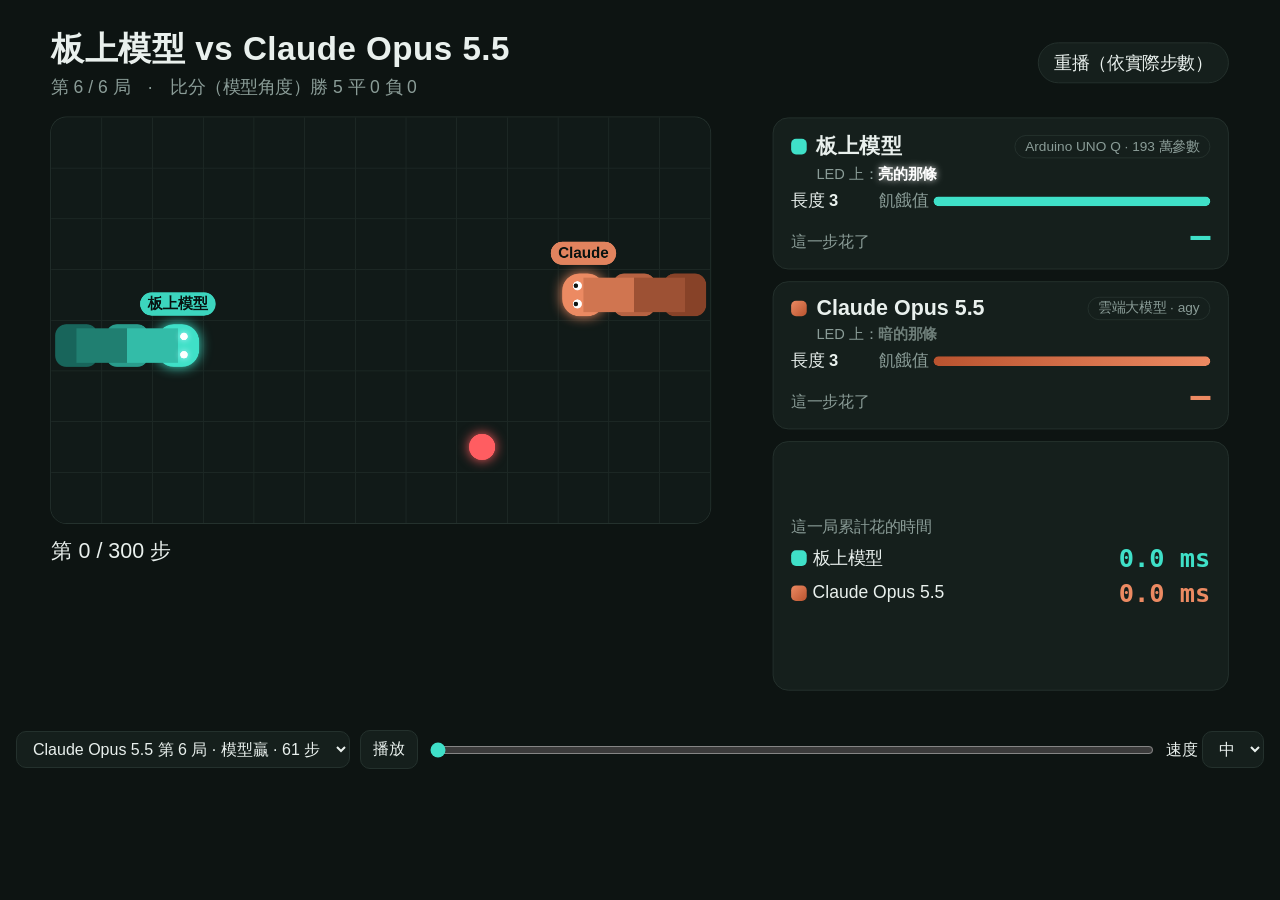
<file: pc/replay_web/index.html>
<!doctype html>
<html lang="zh-Hant">
<head>
<meta charset="utf-8">
<meta name="viewport" content="width=device-width, initial-scale=1, viewport-fit=cover">
<title>貪食蛇 AI 對戰重播</title>
<meta name="claude:viewport-fit-sides" content="cover">
<link rel="stylesheet" href="style.css">
</head>
<body>
<div id="wrap"><div id="stage">
  <header>
    <div class="titles">
      <h1 id="title">板上模型 vs 對手</h1>
      <div id="subtitle" class="muted">第 1 局</div>
    </div>
    <div id="badge" class="badge">重播</div>
  </header>

  <section class="boardWrap">
    <canvas id="board" width="1352" height="832"></canvas>
    <div id="banner" class="banner hidden"></div>
    <div class="boardFoot">
      <span id="stepText">第 0 / 300 步</span>
      <span id="clockText" class="muted"></span>
    </div>
  </section>

  <aside class="side">
    <div class="card" id="cardModel">
      <div class="who"><i class="chip model"></i><b id="nameModel">板上模型</b><span class="tag">Arduino UNO Q · 193 萬參數</span></div>
      <div class="led muted">LED 上：<b class="ledBright">亮的那條</b></div>
      <div class="row"><span>長度 <b id="lenModel">3</b></span><span class="muted">飢餓值</span><div class="bar"><div id="hpModel" class="fill model"></div></div></div>
      <div class="think"><span class="muted">這一步花了</span><span id="msModel" class="num model">–</span></div>
    </div>
    <div class="card" id="cardOpp">
      <div class="who"><i class="chip opp"></i><b id="nameOpp">對手</b><span id="tagOpp" class="tag">雲端</span></div>
      <div class="led muted">LED 上：<b class="ledDim">暗的那條</b></div>
      <div class="row"><span>長度 <b id="lenOpp">3</b></span><span class="muted">飢餓值</span><div class="bar"><div id="hpOpp" class="fill opp"></div></div></div>
      <div class="think"><span class="muted">這一步花了</span><span id="msOpp" class="num opp">–</span></div>
    </div>
    <div id="pip" class="pip hidden"><span>LED 實拍</span></div>
    <div id="sum" class="card sum">
      <div class="muted">這一局累計花的時間</div>
      <div class="sumRow"><i class="chip model"></i><span>板上模型</span><b id="sumModel" class="num model">0 ms</b></div>
      <div class="sumRow"><i class="chip opp"></i><span id="sumOppName">對手</span><b id="sumOpp" class="num opp">0 ms</b></div>
      <div id="ratio" class="ratio muted"></div>
    </div>
  </aside>

  <div id="caption" class="caption hidden"></div>
  <div class="filmBand">
    <div class="card">
      <div class="muted" style="font-size:14px">LED 矩陣上</div>
      <div class="legendRow"><i class="ledDot bright"></i><span>亮的那條 = <b class="model">板上模型</b></span></div>
      <div class="legendRow"><i class="ledDot dim"></i><span>暗的那條 = <b class="opp" id="bandOpp">對手</b></span></div>
    </div>
    <div class="hole">板子擺這裡</div>
    <div class="card" id="bandSum">
      <div class="muted" style="font-size:14px">這一局累計花的時間</div>
      <div class="sumRow"><i class="chip model"></i><span>板上模型</span><b id="bandSumModel" class="num model" style="font-size:24px">0 ms</b></div>
      <div class="sumRow"><i class="chip opp"></i><span id="bandSumOppName">對手</span><b id="bandSumOpp" class="num opp" style="font-size:24px">0 ms</b></div>
    </div>
  </div>
</div></div>

<div id="filmCtl">
  <h3>LED 實機重播</h3>
  <div class="row2"><select id="filmGame"></select></div>
  <div class="row2"><label>每步 <input id="filmStep" type="number" min="0.25" max="2" step="0.05" value="0.5"> 秒</label></div>
  <button class="go" id="filmGo">重播這局（倒數 3 秒）</button>
  <button class="go" id="filmLive" style="background:var(--panel);color:var(--ink);border:1px solid var(--line)">改打一局即時的：板上模型 vs 規則 AI</button>
  <small id="filmMsg">選一局，按開始：板子照紀錄重播這局，螢幕同步顯示。播完會自動回到這裡。按 F11 全螢幕。</small>
</div>
<div id="count"></div>

<div id="controls">
  <select id="gameSel"></select>
  <button id="playBtn">播放</button>
  <input id="scrub" type="range" min="0" max="0" value="0">
  <label>速度 <select id="speedSel"><option value="0.12">快</option><option value="0.3" selected>中</option><option value="0.7">慢</option></select></label>
</div>

<script src="scene.js"></script>
<script src="replay.js"></script>
</body>
</html>
</file>
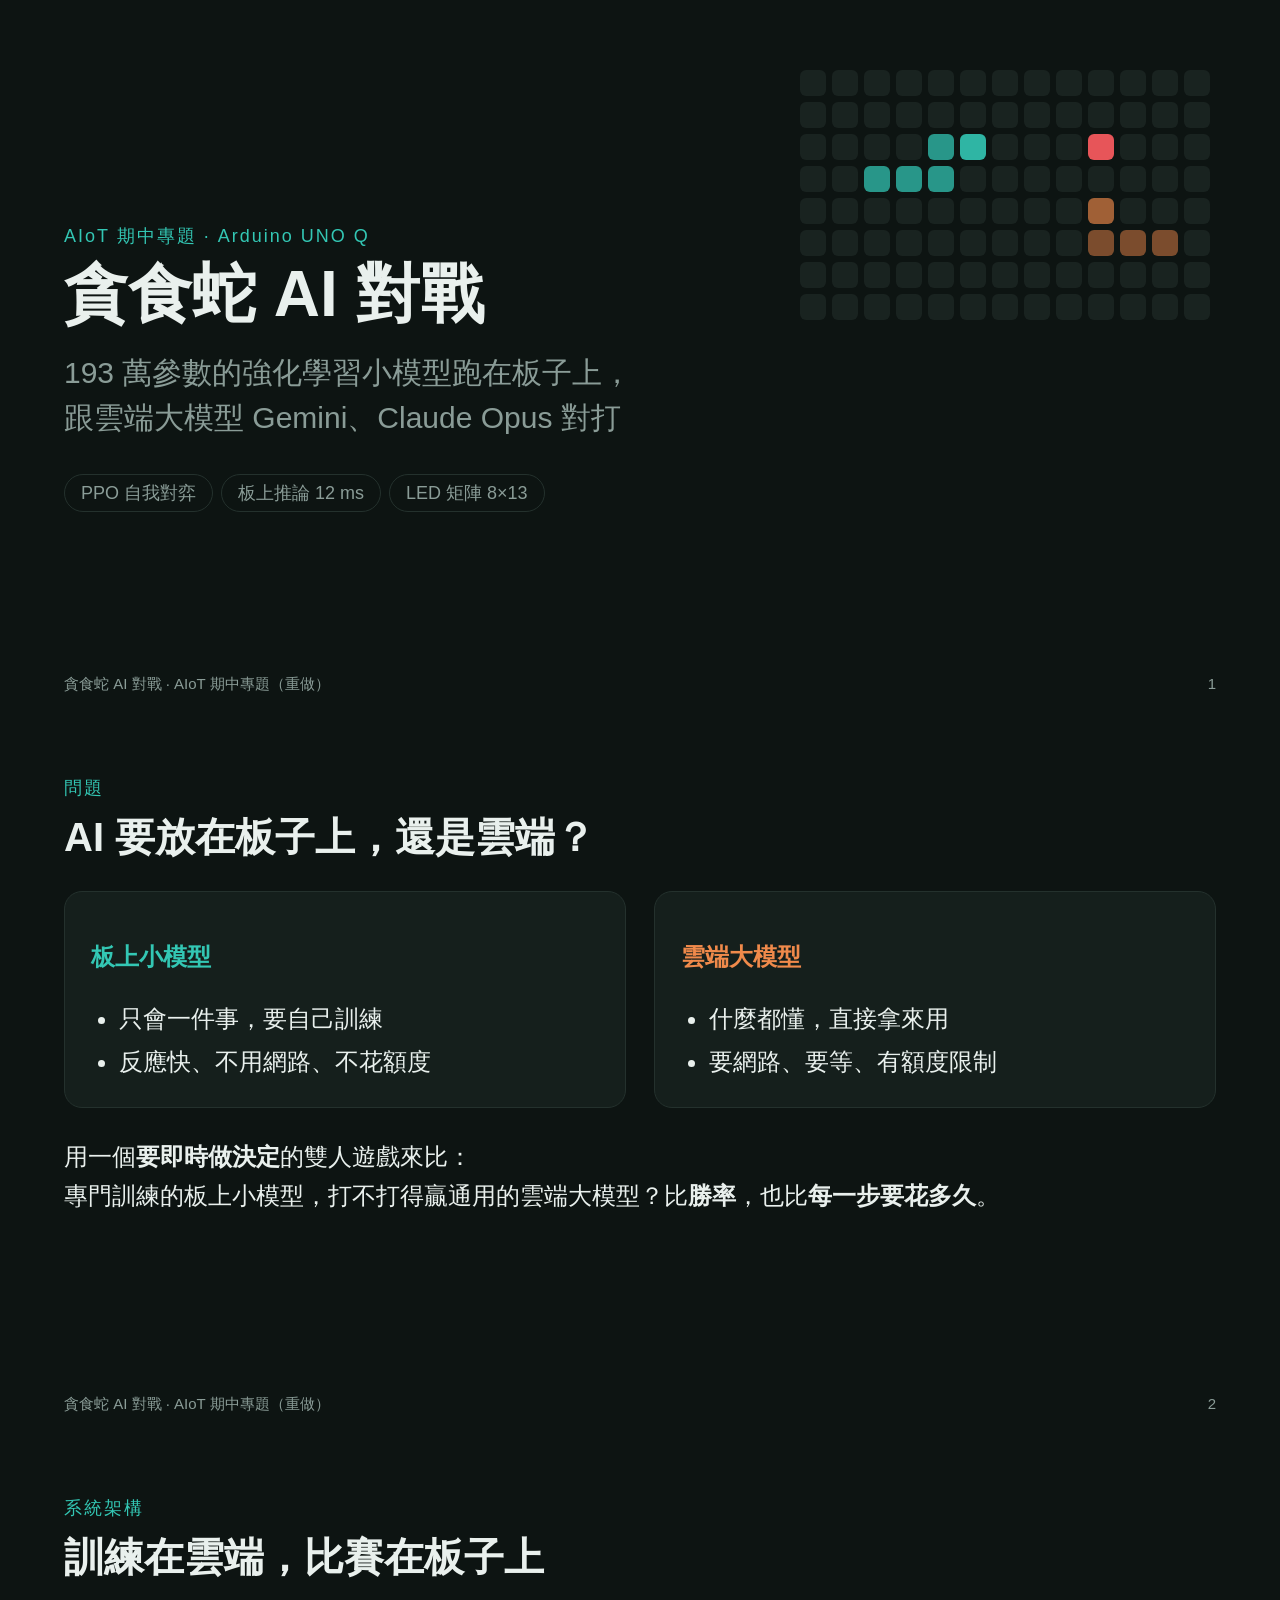
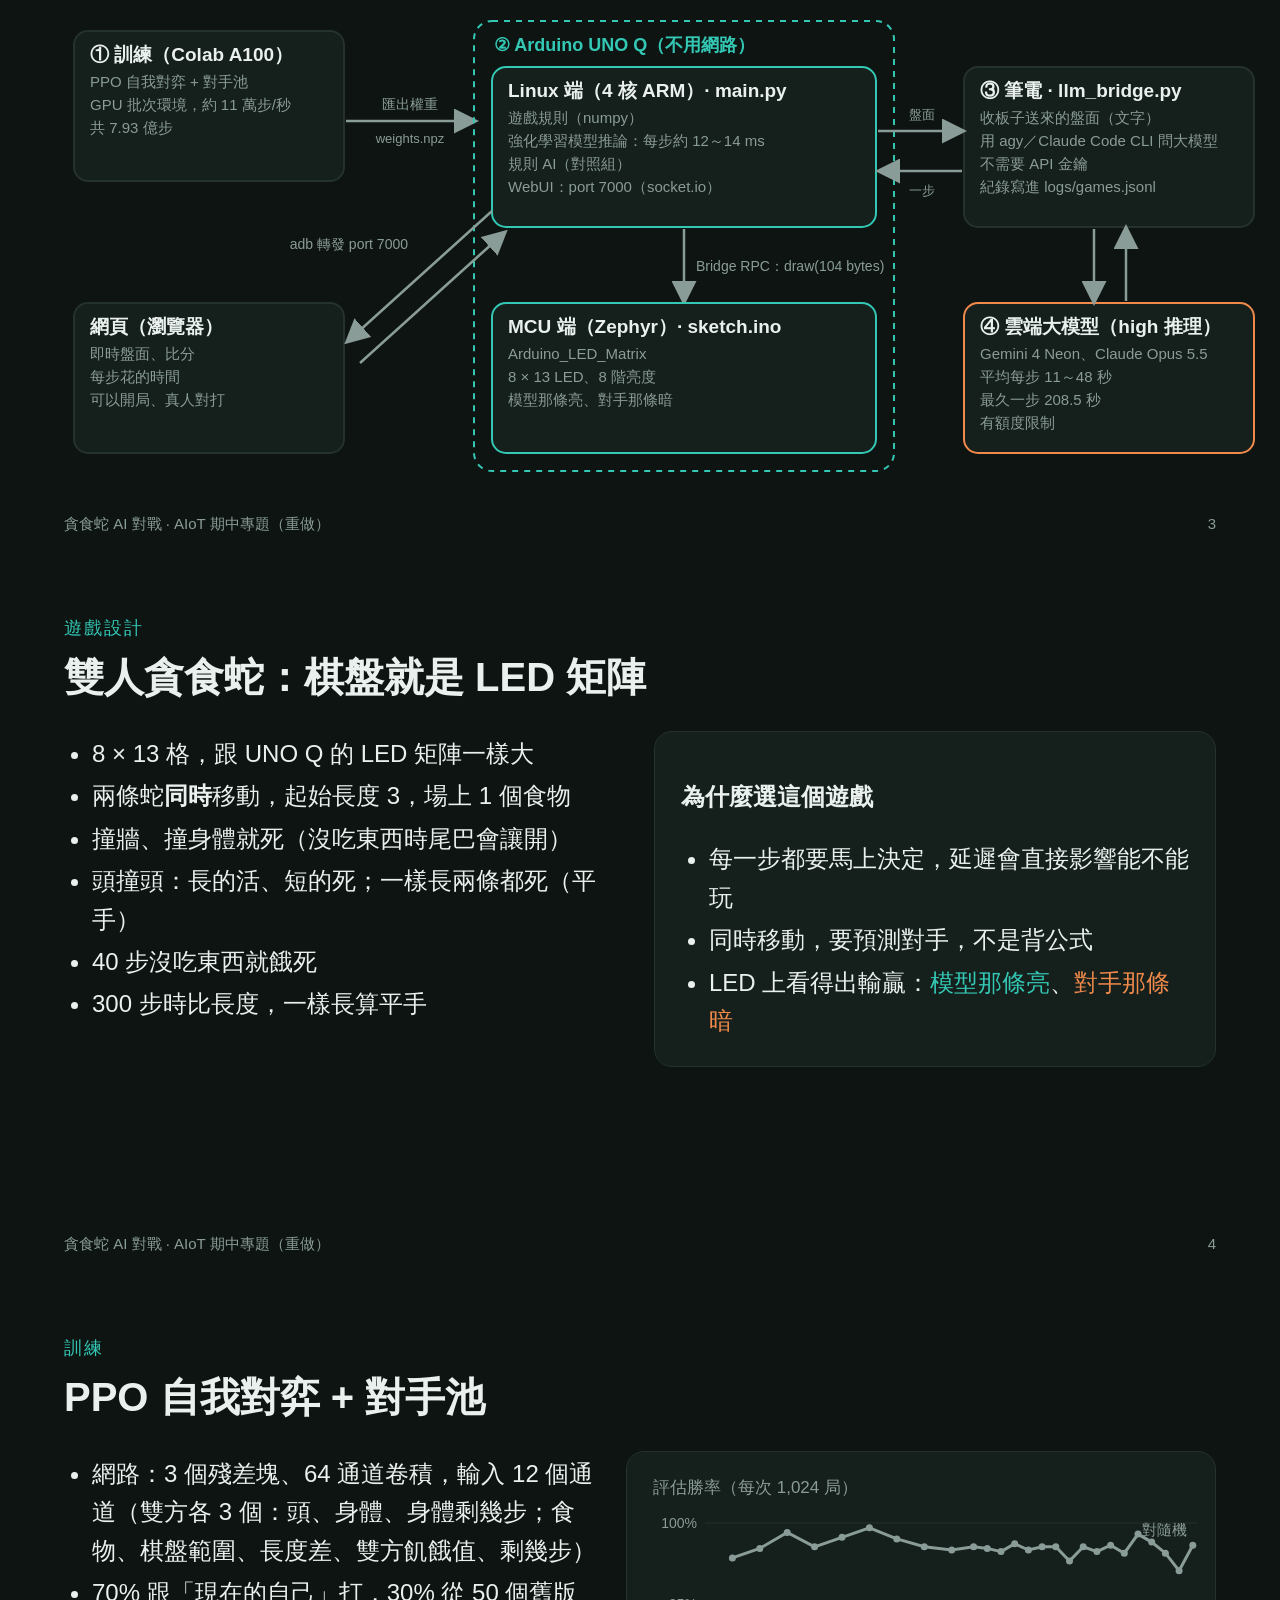
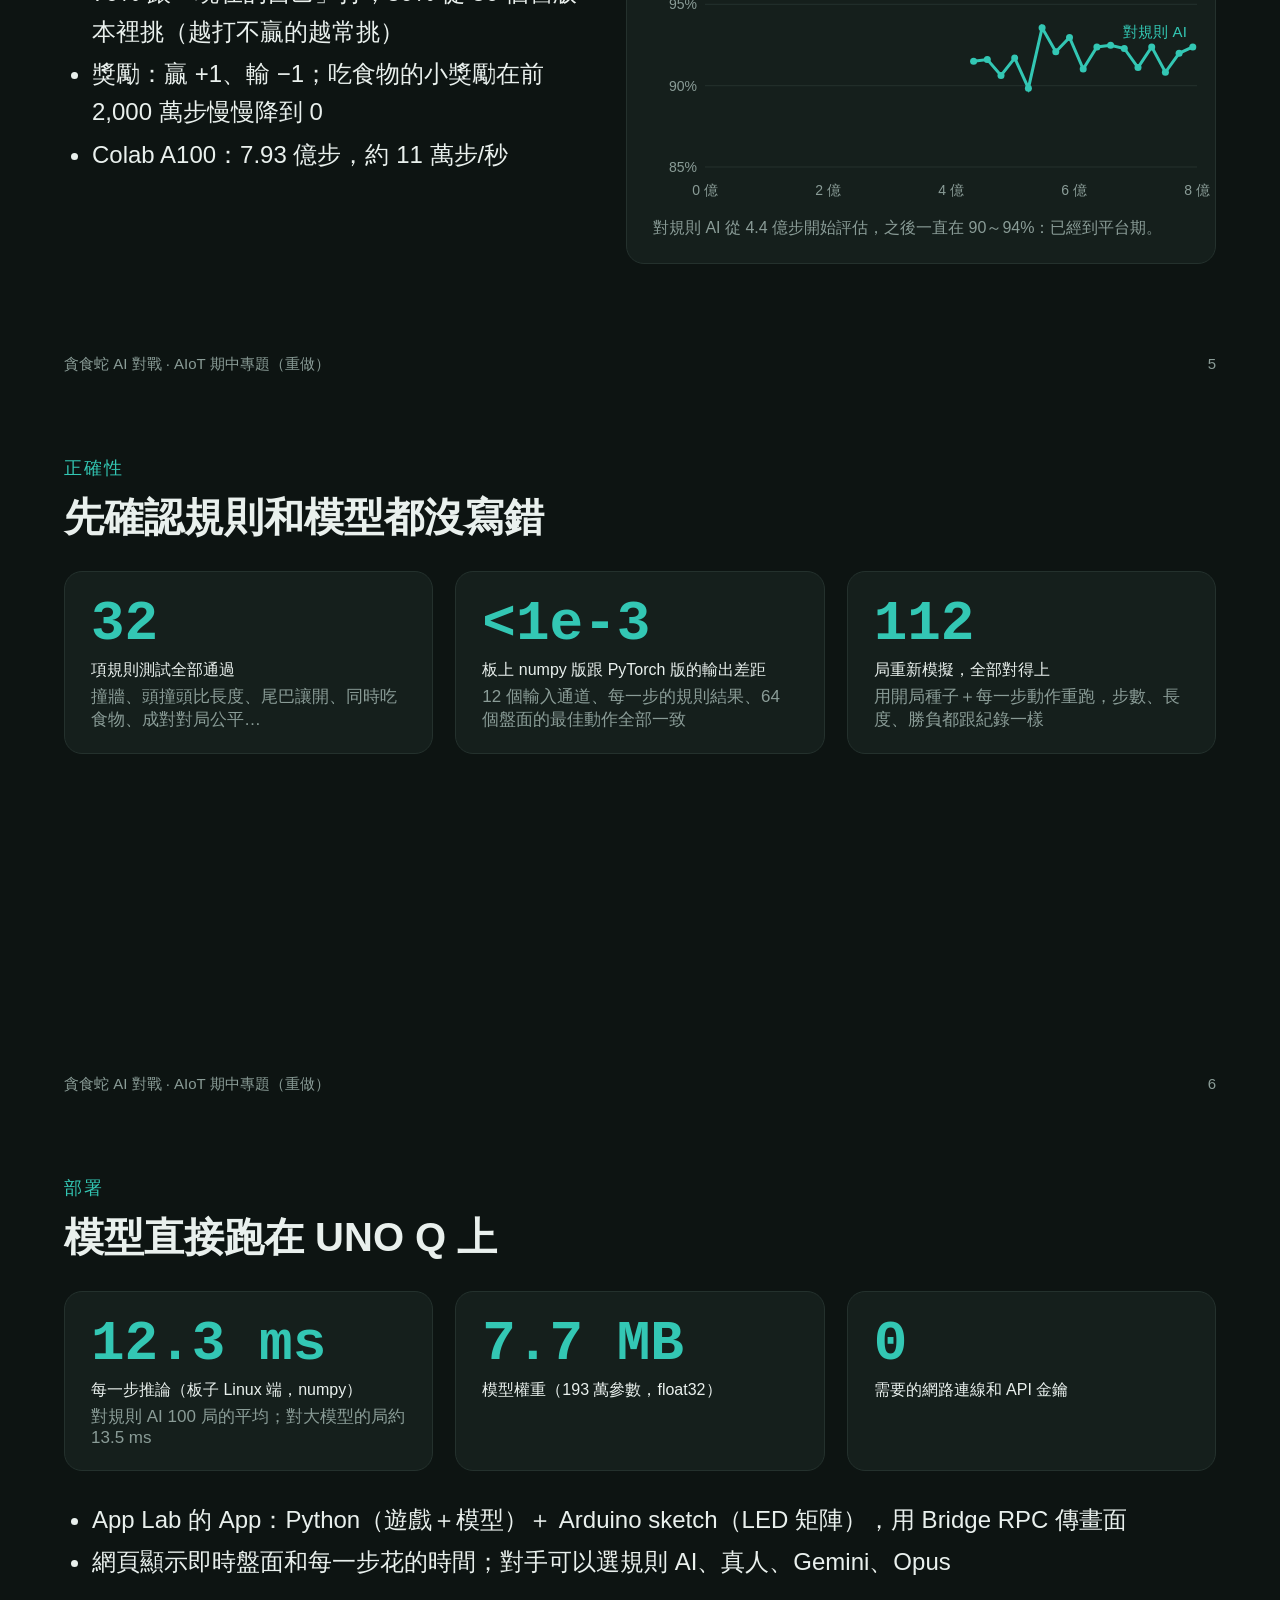
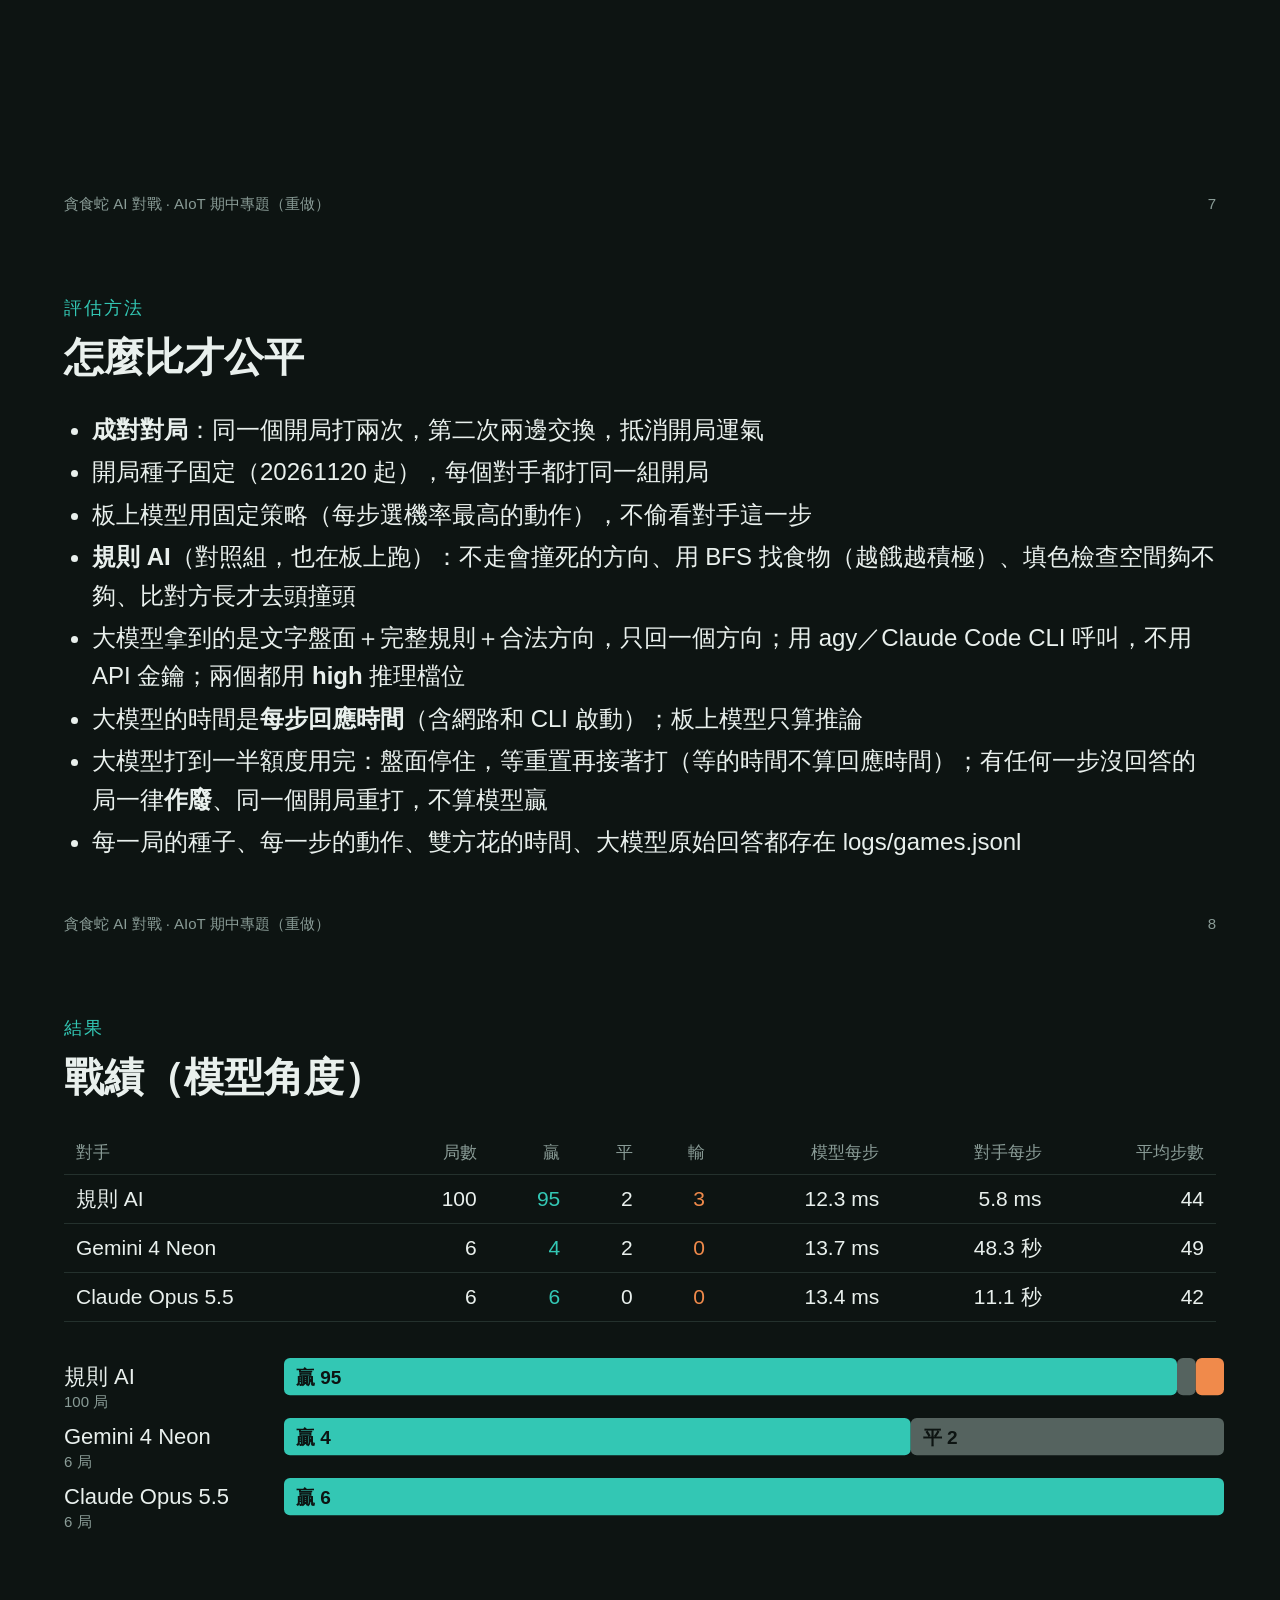
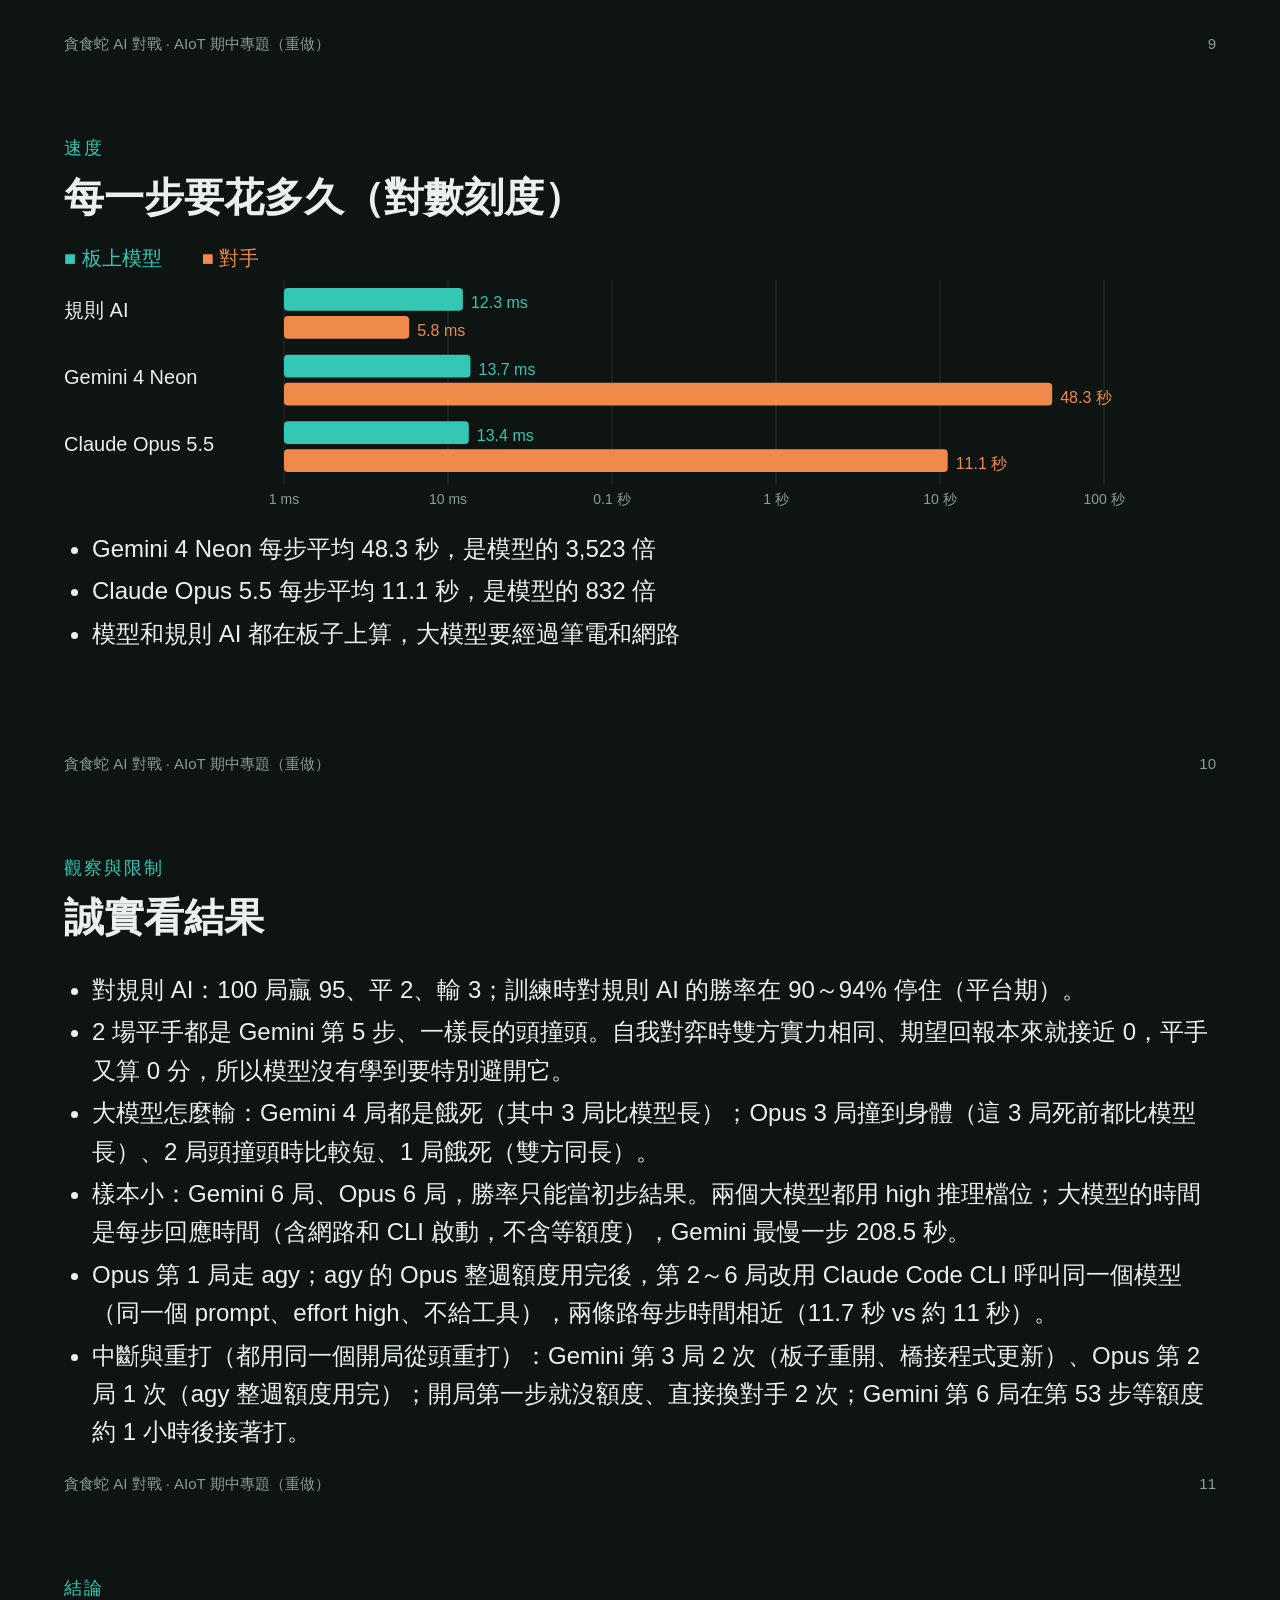
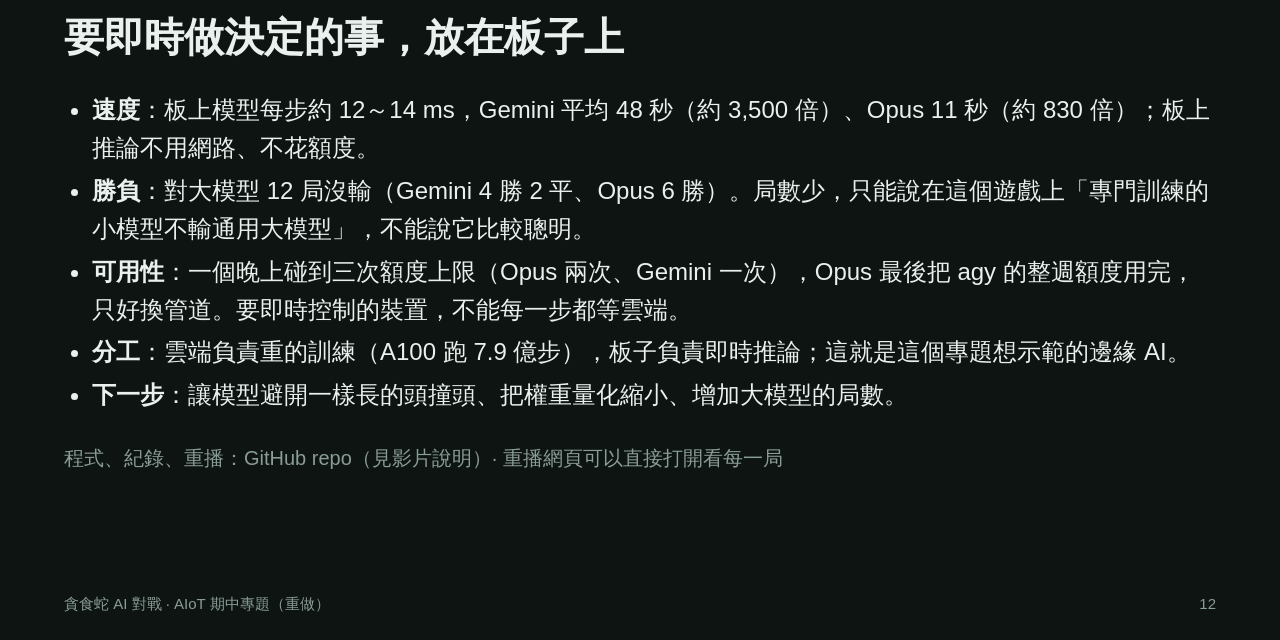
<file: slides/deck.html>
<!doctype html><html lang="zh-Hant"><head><meta charset="utf-8"><title>貪食蛇 AI 對戰</title><style>
@page { size: 1280px 720px; margin: 0; }
:root { --bg:#0d1412; --panel:#151f1c; --line:#24312d; --ink:#e9f0ed; --muted:#8a9c97; --model:#33c7b4; --opp:#f08a4b; }
* { box-sizing: border-box; }
html, body { margin: 0; background: var(--bg); color: var(--ink);
  font-family: "Microsoft JhengHei", "Noto Sans TC", sans-serif; -webkit-print-color-adjust: exact; print-color-adjust: exact; }
.slide { width: 1280px; height: 720px; padding: 56px 64px 40px; position: relative; overflow: hidden; page-break-after: always; break-after: page; background: var(--bg); }
.kicker { color: var(--model); font-size: 18px; letter-spacing: 2px; margin-bottom: 10px; }
h1 { font-size: 64px; margin: 0 0 18px; line-height: 1.15; }
h2 { font-size: 40px; margin: 0 0 26px; }
p, li { font-size: 24px; line-height: 1.6; }
.muted { color: var(--muted); }
.model { color: var(--model); } .opp { color: var(--opp); }
.foot { position: absolute; left: 64px; right: 64px; bottom: 26px; display: flex; justify-content: space-between; color: var(--muted); font-size: 15px; }
.grid2 { display: grid; grid-template-columns: 1fr 1fr; gap: 28px; }
.card { background: var(--panel); border: 1px solid var(--line); border-radius: 18px; padding: 22px 26px; }
.big { font-family: "Cascadia Mono", Consolas, monospace; font-size: 56px; font-weight: 700; line-height: 1.1; }
.stat { display: flex; flex-direction: column; gap: 4px; }
.stats { display: grid; grid-template-columns: repeat(3, 1fr); gap: 22px; margin-top: 24px; }
ul { margin: 0; padding-left: 28px; } li { margin: 4px 0; }
table { border-collapse: collapse; width: 100%; font-size: 21px; }
th, td { padding: 10px 12px; border-bottom: 1px solid var(--line); text-align: right; }
th:first-child, td:first-child { text-align: left; }
th { color: var(--muted); font-weight: 400; font-size: 17px; }
.cover { display: flex; flex-direction: column; justify-content: center; }
.cover .snake { position: absolute; right: 64px; top: 70px; opacity: 0.9; }
.tagline { font-size: 30px; color: var(--muted); max-width: 900px; line-height: 1.5; }
.pill { display: inline-block; border: 1px solid var(--line); border-radius: 999px; padding: 6px 16px; font-size: 18px; color: var(--muted); margin-right: 8px; }
</style></head>
<body><section class="slide cover"><div class="snake"><svg width="416" height="256"><rect x="0" y="0" width="26" height="26" rx="6" fill="#1b2522" opacity="1"/><rect x="32" y="0" width="26" height="26" rx="6" fill="#1b2522" opacity="1"/><rect x="64" y="0" width="26" height="26" rx="6" fill="#1b2522" opacity="1"/><rect x="96" y="0" width="26" height="26" rx="6" fill="#1b2522" opacity="1"/><rect x="128" y="0" width="26" height="26" rx="6" fill="#1b2522" opacity="1"/><rect x="160" y="0" width="26" height="26" rx="6" fill="#1b2522" opacity="1"/><rect x="192" y="0" width="26" height="26" rx="6" fill="#1b2522" opacity="1"/><rect x="224" y="0" width="26" height="26" rx="6" fill="#1b2522" opacity="1"/><rect x="256" y="0" width="26" height="26" rx="6" fill="#1b2522" opacity="1"/><rect x="288" y="0" width="26" height="26" rx="6" fill="#1b2522" opacity="1"/><rect x="320" y="0" width="26" height="26" rx="6" fill="#1b2522" opacity="1"/><rect x="352" y="0" width="26" height="26" rx="6" fill="#1b2522" opacity="1"/><rect x="384" y="0" width="26" height="26" rx="6" fill="#1b2522" opacity="1"/><rect x="0" y="32" width="26" height="26" rx="6" fill="#1b2522" opacity="1"/><rect x="32" y="32" width="26" height="26" rx="6" fill="#1b2522" opacity="1"/><rect x="64" y="32" width="26" height="26" rx="6" fill="#1b2522" opacity="1"/><rect x="96" y="32" width="26" height="26" rx="6" fill="#1b2522" opacity="1"/><rect x="128" y="32" width="26" height="26" rx="6" fill="#1b2522" opacity="1"/><rect x="160" y="32" width="26" height="26" rx="6" fill="#1b2522" opacity="1"/><rect x="192" y="32" width="26" height="26" rx="6" fill="#1b2522" opacity="1"/><rect x="224" y="32" width="26" height="26" rx="6" fill="#1b2522" opacity="1"/><rect x="256" y="32" width="26" height="26" rx="6" fill="#1b2522" opacity="1"/><rect x="288" y="32" width="26" height="26" rx="6" fill="#1b2522" opacity="1"/><rect x="320" y="32" width="26" height="26" rx="6" fill="#1b2522" opacity="1"/><rect x="352" y="32" width="26" height="26" rx="6" fill="#1b2522" opacity="1"/><rect x="384" y="32" width="26" height="26" rx="6" fill="#1b2522" opacity="1"/><rect x="0" y="64" width="26" height="26" rx="6" fill="#1b2522" opacity="1"/><rect x="32" y="64" width="26" height="26" rx="6" fill="#1b2522" opacity="1"/><rect x="64" y="64" width="26" height="26" rx="6" fill="#1b2522" opacity="1"/><rect x="96" y="64" width="26" height="26" rx="6" fill="#1b2522" opacity="1"/><rect x="128" y="64" width="26" height="26" rx="6" fill="#33c7b4" opacity="0.8142857142857143"/><rect x="160" y="64" width="26" height="26" rx="6" fill="#33c7b4" opacity="1.0"/><rect x="192" y="64" width="26" height="26" rx="6" fill="#1b2522" opacity="1"/><rect x="224" y="64" width="26" height="26" rx="6" fill="#1b2522" opacity="1"/><rect x="256" y="64" width="26" height="26" rx="6" fill="#1b2522" opacity="1"/><rect x="288" y="64" width="26" height="26" rx="6" fill="#ff5d61" opacity="1.0"/><rect x="320" y="64" width="26" height="26" rx="6" fill="#1b2522" opacity="1"/><rect x="352" y="64" width="26" height="26" rx="6" fill="#1b2522" opacity="1"/><rect x="384" y="64" width="26" height="26" rx="6" fill="#1b2522" opacity="1"/><rect x="0" y="96" width="26" height="26" rx="6" fill="#1b2522" opacity="1"/><rect x="32" y="96" width="26" height="26" rx="6" fill="#1b2522" opacity="1"/><rect x="64" y="96" width="26" height="26" rx="6" fill="#33c7b4" opacity="0.8142857142857143"/><rect x="96" y="96" width="26" height="26" rx="6" fill="#33c7b4" opacity="0.8142857142857143"/><rect x="128" y="96" width="26" height="26" rx="6" fill="#33c7b4" opacity="0.8142857142857143"/><rect x="160" y="96" width="26" height="26" rx="6" fill="#1b2522" opacity="1"/><rect x="192" y="96" width="26" height="26" rx="6" fill="#1b2522" opacity="1"/><rect x="224" y="96" width="26" height="26" rx="6" fill="#1b2522" opacity="1"/><rect x="256" y="96" width="26" height="26" rx="6" fill="#1b2522" opacity="1"/><rect x="288" y="96" width="26" height="26" rx="6" fill="#1b2522" opacity="1"/><rect x="320" y="96" width="26" height="26" rx="6" fill="#1b2522" opacity="1"/><rect x="352" y="96" width="26" height="26" rx="6" fill="#1b2522" opacity="1"/><rect x="384" y="96" width="26" height="26" rx="6" fill="#1b2522" opacity="1"/><rect x="0" y="128" width="26" height="26" rx="6" fill="#1b2522" opacity="1"/><rect x="32" y="128" width="26" height="26" rx="6" fill="#1b2522" opacity="1"/><rect x="64" y="128" width="26" height="26" rx="6" fill="#1b2522" opacity="1"/><rect x="96" y="128" width="26" height="26" rx="6" fill="#1b2522" opacity="1"/><rect x="128" y="128" width="26" height="26" rx="6" fill="#1b2522" opacity="1"/><rect x="160" y="128" width="26" height="26" rx="6" fill="#1b2522" opacity="1"/><rect x="192" y="128" width="26" height="26" rx="6" fill="#1b2522" opacity="1"/><rect x="224" y="128" width="26" height="26" rx="6" fill="#1b2522" opacity="1"/><rect x="256" y="128" width="26" height="26" rx="6" fill="#1b2522" opacity="1"/><rect x="288" y="128" width="26" height="26" rx="6" fill="#f08a4b" opacity="0.7214285714285714"/><rect x="320" y="128" width="26" height="26" rx="6" fill="#1b2522" opacity="1"/><rect x="352" y="128" width="26" height="26" rx="6" fill="#1b2522" opacity="1"/><rect x="384" y="128" width="26" height="26" rx="6" fill="#1b2522" opacity="1"/><rect x="0" y="160" width="26" height="26" rx="6" fill="#1b2522" opacity="1"/><rect x="32" y="160" width="26" height="26" rx="6" fill="#1b2522" opacity="1"/><rect x="64" y="160" width="26" height="26" rx="6" fill="#1b2522" opacity="1"/><rect x="96" y="160" width="26" height="26" rx="6" fill="#1b2522" opacity="1"/><rect x="128" y="160" width="26" height="26" rx="6" fill="#1b2522" opacity="1"/><rect x="160" y="160" width="26" height="26" rx="6" fill="#1b2522" opacity="1"/><rect x="192" y="160" width="26" height="26" rx="6" fill="#1b2522" opacity="1"/><rect x="224" y="160" width="26" height="26" rx="6" fill="#1b2522" opacity="1"/><rect x="256" y="160" width="26" height="26" rx="6" fill="#1b2522" opacity="1"/><rect x="288" y="160" width="26" height="26" rx="6" fill="#f08a4b" opacity="0.5357142857142857"/><rect x="320" y="160" width="26" height="26" rx="6" fill="#f08a4b" opacity="0.5357142857142857"/><rect x="352" y="160" width="26" height="26" rx="6" fill="#f08a4b" opacity="0.5357142857142857"/><rect x="384" y="160" width="26" height="26" rx="6" fill="#1b2522" opacity="1"/><rect x="0" y="192" width="26" height="26" rx="6" fill="#1b2522" opacity="1"/><rect x="32" y="192" width="26" height="26" rx="6" fill="#1b2522" opacity="1"/><rect x="64" y="192" width="26" height="26" rx="6" fill="#1b2522" opacity="1"/><rect x="96" y="192" width="26" height="26" rx="6" fill="#1b2522" opacity="1"/><rect x="128" y="192" width="26" height="26" rx="6" fill="#1b2522" opacity="1"/><rect x="160" y="192" width="26" height="26" rx="6" fill="#1b2522" opacity="1"/><rect x="192" y="192" width="26" height="26" rx="6" fill="#1b2522" opacity="1"/><rect x="224" y="192" width="26" height="26" rx="6" fill="#1b2522" opacity="1"/><rect x="256" y="192" width="26" height="26" rx="6" fill="#1b2522" opacity="1"/><rect x="288" y="192" width="26" height="26" rx="6" fill="#1b2522" opacity="1"/><rect x="320" y="192" width="26" height="26" rx="6" fill="#1b2522" opacity="1"/><rect x="352" y="192" width="26" height="26" rx="6" fill="#1b2522" opacity="1"/><rect x="384" y="192" width="26" height="26" rx="6" fill="#1b2522" opacity="1"/><rect x="0" y="224" width="26" height="26" rx="6" fill="#1b2522" opacity="1"/><rect x="32" y="224" width="26" height="26" rx="6" fill="#1b2522" opacity="1"/><rect x="64" y="224" width="26" height="26" rx="6" fill="#1b2522" opacity="1"/><rect x="96" y="224" width="26" height="26" rx="6" fill="#1b2522" opacity="1"/><rect x="128" y="224" width="26" height="26" rx="6" fill="#1b2522" opacity="1"/><rect x="160" y="224" width="26" height="26" rx="6" fill="#1b2522" opacity="1"/><rect x="192" y="224" width="26" height="26" rx="6" fill="#1b2522" opacity="1"/><rect x="224" y="224" width="26" height="26" rx="6" fill="#1b2522" opacity="1"/><rect x="256" y="224" width="26" height="26" rx="6" fill="#1b2522" opacity="1"/><rect x="288" y="224" width="26" height="26" rx="6" fill="#1b2522" opacity="1"/><rect x="320" y="224" width="26" height="26" rx="6" fill="#1b2522" opacity="1"/><rect x="352" y="224" width="26" height="26" rx="6" fill="#1b2522" opacity="1"/><rect x="384" y="224" width="26" height="26" rx="6" fill="#1b2522" opacity="1"/></svg></div>
<div class="kicker">AIoT 期中專題 · Arduino UNO Q</div>
<h1>貪食蛇 AI 對戰</h1>
<div class="tagline">193 萬參數的強化學習小模型跑在板子上，<br>跟雲端大模型 Gemini、Claude Opus 對打</div>
<div style="margin-top:34px"><span class="pill">PPO 自我對弈</span><span class="pill">板上推論 12 ms</span><span class="pill">LED 矩陣 8×13</span></div>
<div class="foot"><span>貪食蛇 AI 對戰 · AIoT 期中專題（重做）</span><span>1</span></div></section><section class="slide"><div class="kicker">問題</div><h2>AI 要放在板子上，還是雲端？</h2>
<div class="grid2"><div class="card"><p class="model"><b>板上小模型</b></p><ul><li>只會一件事，要自己訓練</li><li>反應快、不用網路、不花額度</li></ul></div>
<div class="card"><p class="opp"><b>雲端大模型</b></p><ul><li>什麼都懂，直接拿來用</li><li>要網路、要等、有額度限制</li></ul></div></div>
<p style="margin-top:30px">用一個<b>要即時做決定</b>的雙人遊戲來比：<br>專門訓練的板上小模型，打不打得贏通用的雲端大模型？比<b>勝率</b>，也比<b>每一步要花多久</b>。</p>
<div class="foot"><span>貪食蛇 AI 對戰 · AIoT 期中專題（重做）</span><span>2</span></div></section><section class="slide"><div class="kicker">系統架構</div><h2>訓練在雲端，比賽在板子上</h2><svg viewBox="0 0 1200 470" width="1200" height="470"><defs><marker id="ah" markerWidth="10" markerHeight="10" refX="8" refY="5" orient="auto"><path d="M0,0 L10,5 L0,10 z" fill="#8a9c97"/></marker></defs><rect x="10" y="20" width="270" height="150" rx="14" fill="#151f1c" stroke="#24312d" stroke-width="2"/><text x="26" y="50" fill="#e9f0ed" font-size="19" font-weight="700">① 訓練（Colab A100）</text><text x="26" y="76" fill="#8a9c97" font-size="15">PPO 自我對弈 + 對手池</text><text x="26" y="99" fill="#8a9c97" font-size="15">GPU 批次環境，約 11 萬步/秒</text><text x="26" y="122" fill="#8a9c97" font-size="15">共 7.93 億步</text><line x1="282" y1="110" x2="410" y2="110" stroke="#8a9c97" stroke-width="2.5" marker-end="url(#ah)"/><text x="346" y="98" fill="#8a9c97" font-size="14" text-anchor="middle">匯出權重</text><text x="346" y="132" fill="#8a9c97" font-size="13" text-anchor="middle">weights.npz</text><rect x="410" y="10" width="420" height="450" rx="18" fill="none" stroke="#33c7b4" stroke-width="2" stroke-dasharray="6 6"/><text x="430" y="40" fill="#33c7b4" font-size="18" font-weight="700">② Arduino UNO Q（不用網路）</text><rect x="428" y="56" width="384" height="160" rx="14" fill="#151f1c" stroke="#33c7b4" stroke-width="2"/><text x="444" y="86" fill="#e9f0ed" font-size="19" font-weight="700">Linux 端（4 核 ARM）· main.py</text><text x="444" y="112" fill="#8a9c97" font-size="15">遊戲規則（numpy）</text><text x="444" y="135" fill="#8a9c97" font-size="15">強化學習模型推論：每步約 12～14 ms</text><text x="444" y="158" fill="#8a9c97" font-size="15">規則 AI（對照組）</text><text x="444" y="181" fill="#8a9c97" font-size="15">WebUI：port 7000（socket.io）</text><line x1="620" y1="218" x2="620" y2="290" stroke="#8a9c97" stroke-width="2.5" marker-end="url(#ah)"/><text x="632" y="260" fill="#8a9c97" font-size="14" text-anchor="start">Bridge RPC：draw(104 bytes)</text><rect x="428" y="292" width="384" height="150" rx="14" fill="#151f1c" stroke="#33c7b4" stroke-width="2"/><text x="444" y="322" fill="#e9f0ed" font-size="19" font-weight="700">MCU 端（Zephyr）· sketch.ino</text><text x="444" y="348" fill="#8a9c97" font-size="15">Arduino_LED_Matrix</text><text x="444" y="371" fill="#8a9c97" font-size="15">8 × 13 LED、8 階亮度</text><text x="444" y="394" fill="#8a9c97" font-size="15">模型那條亮、對手那條暗</text><rect x="900" y="56" width="290" height="160" rx="14" fill="#151f1c" stroke="#24312d" stroke-width="2"/><text x="916" y="86" fill="#e9f0ed" font-size="19" font-weight="700">③ 筆電 · llm_bridge.py</text><text x="916" y="112" fill="#8a9c97" font-size="15">收板子送來的盤面（文字）</text><text x="916" y="135" fill="#8a9c97" font-size="15">用 agy／Claude Code CLI 問大模型</text><text x="916" y="158" fill="#8a9c97" font-size="15">不需要 API 金鑰</text><text x="916" y="181" fill="#8a9c97" font-size="15">紀錄寫進 logs/games.jsonl</text><line x1="814" y1="120" x2="898" y2="120" stroke="#8a9c97" stroke-width="2.5" marker-end="url(#ah)"/><line x1="898" y1="160" x2="816" y2="160" stroke="#8a9c97" stroke-width="2.5" marker-end="url(#ah)"/><text x="858" y="108" fill="#8a9c97" font-size="13" text-anchor="middle">盤面</text><text x="858" y="184" fill="#8a9c97" font-size="13" text-anchor="middle">一步</text><rect x="900" y="292" width="290" height="150" rx="14" fill="#151f1c" stroke="#f08a4b" stroke-width="2"/><text x="916" y="322" fill="#e9f0ed" font-size="19" font-weight="700">④ 雲端大模型（high 推理）</text><text x="916" y="348" fill="#8a9c97" font-size="15">Gemini 4 Neon、Claude Opus 5.5</text><text x="916" y="371" fill="#8a9c97" font-size="15">平均每步 11～48 秒</text><text x="916" y="394" fill="#8a9c97" font-size="15">最久一步 208.5 秒</text><text x="916" y="417" fill="#8a9c97" font-size="15">有額度限制</text><line x1="1030" y1="218" x2="1030" y2="290" stroke="#8a9c97" stroke-width="2.5" marker-end="url(#ah)"/><line x1="1062" y1="290" x2="1062" y2="218" stroke="#8a9c97" stroke-width="2.5" marker-end="url(#ah)"/><rect x="10" y="292" width="270" height="150" rx="14" fill="#151f1c" stroke="#24312d" stroke-width="2"/><text x="26" y="322" fill="#e9f0ed" font-size="19" font-weight="700">網頁（瀏覽器）</text><text x="26" y="348" fill="#8a9c97" font-size="15">即時盤面、比分</text><text x="26" y="371" fill="#8a9c97" font-size="15">每步花的時間</text><text x="26" y="394" fill="#8a9c97" font-size="15">可以開局、真人對打</text><line x1="428" y1="200" x2="284" y2="330" stroke="#8a9c97" stroke-width="2.5" marker-end="url(#ah)"/><text x="344" y="238" fill="#8a9c97" font-size="14" text-anchor="end">adb 轉發 port 7000</text><line x1="296" y1="352" x2="440" y2="222" stroke="#8a9c97" stroke-width="2.5" marker-end="url(#ah)"/></svg><div class="foot"><span>貪食蛇 AI 對戰 · AIoT 期中專題（重做）</span><span>3</span></div></section><section class="slide"><div class="kicker">遊戲設計</div><h2>雙人貪食蛇：棋盤就是 LED 矩陣</h2>
<div class="grid2"><div><ul>
<li>8 × 13 格，跟 UNO Q 的 LED 矩陣一樣大</li><li>兩條蛇<b>同時</b>移動，起始長度 3，場上 1 個食物</li><li>撞牆、撞身體就死（沒吃東西時尾巴會讓開）</li><li>頭撞頭：長的活、短的死；一樣長兩條都死（平手）</li><li>40 步沒吃東西就餓死</li><li>300 步時比長度，一樣長算平手</li></ul></div>
<div class="card"><p><b>為什麼選這個遊戲</b></p><ul><li>每一步都要馬上決定，延遲會直接影響能不能玩</li><li>同時移動，要預測對手，不是背公式</li><li>LED 上看得出輸贏：<span class="model">模型那條亮</span>、<span class="opp">對手那條暗</span></li></ul></div></div>
<div class="foot"><span>貪食蛇 AI 對戰 · AIoT 期中專題（重做）</span><span>4</span></div></section><section class="slide"><div class="kicker">訓練</div><h2>PPO 自我對弈 + 對手池</h2>
<div class="grid2" style="grid-template-columns: 1fr 590px"><div><ul>
<li>網路：3 個殘差塊、64 通道卷積，輸入 12 個通道（雙方各 3 個：頭、身體、身體剩幾步；食物、棋盤範圍、長度差、雙方飢餓值、剩幾步）</li>
<li>70% 跟「現在的自己」打，30% 從 50 個舊版本裡挑（越打不贏的越常挑）</li>
<li>獎勵：贏 +1、輸 −1；吃食物的小獎勵在前 2,000 萬步慢慢降到 0</li>
<li>Colab A100：7.93 億步，約 11 萬步/秒</li></ul></div>
<div class="card"><p class="muted" style="font-size:17px;margin:0 0 6px">評估勝率（每次 1,024 局）</p><svg viewBox="0 0 560 300" width="560" height="300"><line x1="52" x2="544" y1="260.0" y2="260.0" stroke="#24312d"/><text x="44" y="265.0" fill="#8a9c97" font-size="14" text-anchor="end">85%</text><line x1="52" x2="544" y1="178.7" y2="178.7" stroke="#24312d"/><text x="44" y="183.7" fill="#8a9c97" font-size="14" text-anchor="end">90%</text><line x1="52" x2="544" y1="97.3" y2="97.3" stroke="#24312d"/><text x="44" y="102.3" fill="#8a9c97" font-size="14" text-anchor="end">95%</text><line x1="52" x2="544" y1="16.0" y2="16.0" stroke="#24312d"/><text x="44" y="21.0" fill="#8a9c97" font-size="14" text-anchor="end">100%</text><text x="52.0" y="288" fill="#8a9c97" font-size="14" text-anchor="middle">0 億</text><text x="175.0" y="288" fill="#8a9c97" font-size="14" text-anchor="middle">2 億</text><text x="298.0" y="288" fill="#8a9c97" font-size="14" text-anchor="middle">4 億</text><text x="421.0" y="288" fill="#8a9c97" font-size="14" text-anchor="middle">6 億</text><text x="544.0" y="288" fill="#8a9c97" font-size="14" text-anchor="middle">8 億</text><polyline fill="none" stroke="#8a9c97" stroke-width="3" points="79.4,50.9 106.8,41.4 134.2,25.5 161.6,39.8 189.0,30.3 216.4,20.8 243.8,31.9 271.3,39.8 298.7,43.0 320.6,39.8 334.3,41.4 348.0,44.6 361.7,36.7 375.4,43.0 389.1,39.8 402.8,39.8 416.5,54.1 430.2,39.8 443.9,44.6 457.6,38.2 471.3,46.2 485.0,27.1 498.7,35.1 512.4,46.2 526.1,63.7 539.8,38.2"/><circle cx="79.4" cy="50.9" r="3.5" fill="#8a9c97"/><circle cx="106.8" cy="41.4" r="3.5" fill="#8a9c97"/><circle cx="134.2" cy="25.5" r="3.5" fill="#8a9c97"/><circle cx="161.6" cy="39.8" r="3.5" fill="#8a9c97"/><circle cx="189.0" cy="30.3" r="3.5" fill="#8a9c97"/><circle cx="216.4" cy="20.8" r="3.5" fill="#8a9c97"/><circle cx="243.8" cy="31.9" r="3.5" fill="#8a9c97"/><circle cx="271.3" cy="39.8" r="3.5" fill="#8a9c97"/><circle cx="298.7" cy="43.0" r="3.5" fill="#8a9c97"/><circle cx="320.6" cy="39.8" r="3.5" fill="#8a9c97"/><circle cx="334.3" cy="41.4" r="3.5" fill="#8a9c97"/><circle cx="348.0" cy="44.6" r="3.5" fill="#8a9c97"/><circle cx="361.7" cy="36.7" r="3.5" fill="#8a9c97"/><circle cx="375.4" cy="43.0" r="3.5" fill="#8a9c97"/><circle cx="389.1" cy="39.8" r="3.5" fill="#8a9c97"/><circle cx="402.8" cy="39.8" r="3.5" fill="#8a9c97"/><circle cx="416.5" cy="54.1" r="3.5" fill="#8a9c97"/><circle cx="430.2" cy="39.8" r="3.5" fill="#8a9c97"/><circle cx="443.9" cy="44.6" r="3.5" fill="#8a9c97"/><circle cx="457.6" cy="38.2" r="3.5" fill="#8a9c97"/><circle cx="471.3" cy="46.2" r="3.5" fill="#8a9c97"/><circle cx="485.0" cy="27.1" r="3.5" fill="#8a9c97"/><circle cx="498.7" cy="35.1" r="3.5" fill="#8a9c97"/><circle cx="512.4" cy="46.2" r="3.5" fill="#8a9c97"/><circle cx="526.1" cy="63.7" r="3.5" fill="#8a9c97"/><circle cx="539.8" cy="38.2" r="3.5" fill="#8a9c97"/><text x="533.8" y="28.2" fill="#8a9c97" font-size="15" text-anchor="end">對隨機</text><polyline fill="none" stroke="#33c7b4" stroke-width="3" points="320.6,154.2 334.3,152.6 348.0,168.5 361.7,151.0 375.4,181.2 389.1,120.8 402.8,144.7 416.5,130.4 430.2,162.1 443.9,139.9 457.6,138.3 471.3,141.5 485.0,160.6 498.7,139.9 512.4,165.3 526.1,146.3 539.8,139.9"/><circle cx="320.6" cy="154.2" r="3.5" fill="#33c7b4"/><circle cx="334.3" cy="152.6" r="3.5" fill="#33c7b4"/><circle cx="348.0" cy="168.5" r="3.5" fill="#33c7b4"/><circle cx="361.7" cy="151.0" r="3.5" fill="#33c7b4"/><circle cx="375.4" cy="181.2" r="3.5" fill="#33c7b4"/><circle cx="389.1" cy="120.8" r="3.5" fill="#33c7b4"/><circle cx="402.8" cy="144.7" r="3.5" fill="#33c7b4"/><circle cx="416.5" cy="130.4" r="3.5" fill="#33c7b4"/><circle cx="430.2" cy="162.1" r="3.5" fill="#33c7b4"/><circle cx="443.9" cy="139.9" r="3.5" fill="#33c7b4"/><circle cx="457.6" cy="138.3" r="3.5" fill="#33c7b4"/><circle cx="471.3" cy="141.5" r="3.5" fill="#33c7b4"/><circle cx="485.0" cy="160.6" r="3.5" fill="#33c7b4"/><circle cx="498.7" cy="139.9" r="3.5" fill="#33c7b4"/><circle cx="512.4" cy="165.3" r="3.5" fill="#33c7b4"/><circle cx="526.1" cy="146.3" r="3.5" fill="#33c7b4"/><circle cx="539.8" cy="139.9" r="3.5" fill="#33c7b4"/><text x="533.8" y="129.9" fill="#33c7b4" font-size="15" text-anchor="end">對規則 AI</text></svg>
<p class="muted" style="font-size:16px;margin:4px 0 0">對規則 AI 從 4.4 億步開始評估，之後一直在 90～94%：已經到平台期。</p></div></div>
<div class="foot"><span>貪食蛇 AI 對戰 · AIoT 期中專題（重做）</span><span>5</span></div></section><section class="slide"><div class="kicker">正確性</div><h2>先確認規則和模型都沒寫錯</h2>
<div class="stats"><div class="card stat"><span class="big model">32</span><span>項規則測試全部通過</span><span class="muted" style="font-size:17px">撞牆、頭撞頭比長度、尾巴讓開、同時吃食物、成對對局公平…</span></div>
<div class="card stat"><span class="big model">&lt;1e-3</span><span>板上 numpy 版跟 PyTorch 版的輸出差距</span><span class="muted" style="font-size:17px">12 個輸入通道、每一步的規則結果、64 個盤面的最佳動作全部一致</span></div>
<div class="card stat"><span class="big model">112</span><span>局重新模擬，全部對得上</span><span class="muted" style="font-size:17px">用開局種子＋每一步動作重跑，步數、長度、勝負都跟紀錄一樣</span></div></div>
<div class="foot"><span>貪食蛇 AI 對戰 · AIoT 期中專題（重做）</span><span>6</span></div></section><section class="slide"><div class="kicker">部署</div><h2>模型直接跑在 UNO Q 上</h2>
<div class="stats"><div class="card stat"><span class="big model">12.3 ms</span><span>每一步推論（板子 Linux 端，numpy）</span><span class="muted" style="font-size:17px">對規則 AI 100 局的平均；對大模型的局約 13.5 ms</span></div>
<div class="card stat"><span class="big model">7.7 MB</span><span>模型權重（193 萬參數，float32）</span></div>
<div class="card stat"><span class="big model">0</span><span>需要的網路連線和 API 金鑰</span></div></div>
<ul style="margin-top:30px"><li>App Lab 的 App：Python（遊戲＋模型）＋ Arduino sketch（LED 矩陣），用 Bridge RPC 傳畫面</li>
<li>網頁顯示即時盤面和每一步花的時間；對手可以選規則 AI、真人、Gemini、Opus</li></ul>
<div class="foot"><span>貪食蛇 AI 對戰 · AIoT 期中專題（重做）</span><span>7</span></div></section><section class="slide"><div class="kicker">評估方法</div><h2>怎麼比才公平</h2><ul>
<li><b>成對對局</b>：同一個開局打兩次，第二次兩邊交換，抵消開局運氣</li>
<li>開局種子固定（20261120 起），每個對手都打同一組開局</li>
<li>板上模型用固定策略（每步選機率最高的動作），不偷看對手這一步</li>
<li><b>規則 AI</b>（對照組，也在板上跑）：不走會撞死的方向、用 BFS 找食物（越餓越積極）、填色檢查空間夠不夠、比對方長才去頭撞頭</li>
<li>大模型拿到的是文字盤面＋完整規則＋合法方向，只回一個方向；用 agy／Claude Code CLI 呼叫，不用 API 金鑰；兩個都用 <b>high</b> 推理檔位</li>
<li>大模型的時間是<b>每步回應時間</b>（含網路和 CLI 啟動）；板上模型只算推論</li>
<li>大模型打到一半額度用完：盤面停住，等重置再接著打（等的時間不算回應時間）；有任何一步沒回答的局一律<b>作廢</b>、同一個開局重打，不算模型贏</li>
<li>每一局的種子、每一步的動作、雙方花的時間、大模型原始回答都存在 logs/games.jsonl</li></ul>
<div class="foot"><span>貪食蛇 AI 對戰 · AIoT 期中專題（重做）</span><span>8</span></div></section><section class="slide"><div class="kicker">結果</div><h2>戰績（模型角度）</h2>
<table><tr><th>對手</th><th>局數</th><th>贏</th><th>平</th><th>輸</th><th>模型每步</th><th>對手每步</th><th>平均步數</th></tr><tr><td>規則 AI</td><td>100</td><td class='model'>95</td><td>2</td><td class='opp'>3</td><td>12.3 ms</td><td>5.8 ms</td><td>44</td></tr><tr><td>Gemini 4 Neon</td><td>6</td><td class='model'>4</td><td>2</td><td class='opp'>0</td><td>13.7 ms</td><td>48.3 秒</td><td>49</td></tr><tr><td>Claude Opus 5.5</td><td>6</td><td class='model'>6</td><td>0</td><td class='opp'>0</td><td>13.4 ms</td><td>11.1 秒</td><td>42</td></tr></table>
<div style="margin-top:26px"><svg viewBox="0 0 1180 200" width="1180" height="200"><text x="0" y="35.6" fill="#e9f0ed" font-size="22">規則 AI</text><text x="0" y="58.6" fill="#8a9c97" font-size="15">100 局</text><rect x="220.0" y="10.0" width="893.0" height="37.2" rx="6" fill="#33c7b4"/><text x="232.0" y="35.6" fill="#0d1412" font-size="19" font-weight="700">贏 95</text><rect x="1113.0" y="10.0" width="18.8" height="37.2" rx="6" fill="#55635f"/><rect x="1131.8" y="10.0" width="28.2" height="37.2" rx="6" fill="#f08a4b"/><text x="0" y="95.6" fill="#e9f0ed" font-size="22">Gemini 4 Neon</text><text x="0" y="118.6" fill="#8a9c97" font-size="15">6 局</text><rect x="220.0" y="70.0" width="626.7" height="37.2" rx="6" fill="#33c7b4"/><text x="232.0" y="95.6" fill="#0d1412" font-size="19" font-weight="700">贏 4</text><rect x="846.7" y="70.0" width="313.3" height="37.2" rx="6" fill="#55635f"/><text x="858.7" y="95.6" fill="#0d1412" font-size="19" font-weight="700">平 2</text><text x="0" y="155.6" fill="#e9f0ed" font-size="22">Claude Opus 5.5</text><text x="0" y="178.6" fill="#8a9c97" font-size="15">6 局</text><rect x="220.0" y="130.0" width="940.0" height="37.2" rx="6" fill="#33c7b4"/><text x="232.0" y="155.6" fill="#0d1412" font-size="19" font-weight="700">贏 6</text></svg></div>
<div class="foot"><span>貪食蛇 AI 對戰 · AIoT 期中專題（重做）</span><span>9</span></div></section><section class="slide"><div class="kicker">速度</div><h2>每一步要花多久（對數刻度）</h2>
<div style="font-size:20px;margin:-6px 0 8px"><span class="model">■ 板上模型</span>　　<span class="opp">■ 對手</span></div>
<svg viewBox="0 0 1180 230" width="1180" height="230"><line x1="220.0" x2="220.0" y1="0" y2="204" stroke="#24312d"/><text x="220.0" y="224" fill="#8a9c97" font-size="14" text-anchor="middle">1 ms</text><line x1="384.0" x2="384.0" y1="0" y2="204" stroke="#24312d"/><text x="384.0" y="224" fill="#8a9c97" font-size="14" text-anchor="middle">10 ms</text><line x1="548.0" x2="548.0" y1="0" y2="204" stroke="#24312d"/><text x="548.0" y="224" fill="#8a9c97" font-size="14" text-anchor="middle">0.1 秒</text><line x1="712.0" x2="712.0" y1="0" y2="204" stroke="#24312d"/><text x="712.0" y="224" fill="#8a9c97" font-size="14" text-anchor="middle">1 秒</text><line x1="876.0" x2="876.0" y1="0" y2="204" stroke="#24312d"/><text x="876.0" y="224" fill="#8a9c97" font-size="14" text-anchor="middle">10 秒</text><line x1="1040.0" x2="1040.0" y1="0" y2="204" stroke="#24312d"/><text x="1040.0" y="224" fill="#8a9c97" font-size="14" text-anchor="middle">100 秒</text><text x="0" y="37.3" fill="#e9f0ed" font-size="20">規則 AI</text><rect x="220" y="8.0" width="178.9" height="22.7" rx="4" fill="#33c7b4"/><text x="406.9" y="28.0" fill="#33c7b4" font-size="16">12.3 ms</text><rect x="220" y="36.0" width="125.2" height="22.7" rx="4" fill="#f08a4b"/><text x="353.2" y="56.0" fill="#f08a4b" font-size="16">5.8 ms</text><text x="0" y="104.0" fill="#e9f0ed" font-size="20">Gemini 4 Neon</text><rect x="220" y="74.7" width="186.5" height="22.7" rx="4" fill="#33c7b4"/><text x="414.5" y="94.7" fill="#33c7b4" font-size="16">13.7 ms</text><rect x="220" y="102.7" width="768.2" height="22.7" rx="4" fill="#f08a4b"/><text x="996.2" y="122.7" fill="#f08a4b" font-size="16">48.3 秒</text><text x="0" y="170.7" fill="#e9f0ed" font-size="20">Claude Opus 5.5</text><rect x="220" y="141.3" width="184.8" height="22.7" rx="4" fill="#33c7b4"/><text x="412.8" y="161.3" fill="#33c7b4" font-size="16">13.4 ms</text><rect x="220" y="169.3" width="663.7" height="22.7" rx="4" fill="#f08a4b"/><text x="891.7" y="189.3" fill="#f08a4b" font-size="16">11.1 秒</text></svg>
<ul style="margin-top:16px"><li>Gemini 4 Neon 每步平均 48.3 秒，是模型的 3,523 倍</li><li>Claude Opus 5.5 每步平均 11.1 秒，是模型的 832 倍</li><li>模型和規則 AI 都在板子上算，大模型要經過筆電和網路</li></ul>
<div class="foot"><span>貪食蛇 AI 對戰 · AIoT 期中專題（重做）</span><span>10</span></div></section><section class="slide"><div class="kicker">觀察與限制</div><h2>誠實看結果</h2><ul>
<li>對規則 AI：100 局贏 95、平 2、輸 3；訓練時對規則 AI 的勝率在 90～94% 停住（平台期）。</li><li>2 場平手都是 Gemini 第 5 步、一樣長的頭撞頭。自我對弈時雙方實力相同、期望回報本來就接近 0，平手又算 0 分，所以模型沒有學到要特別避開它。</li><li>大模型怎麼輸：Gemini 4 局都是餓死（其中 3 局比模型長）；Opus 3 局撞到身體（這 3 局死前都比模型長）、2 局頭撞頭時比較短、1 局餓死（雙方同長）。</li><li>樣本小：Gemini 6 局、Opus 6 局，勝率只能當初步結果。兩個大模型都用 high 推理檔位；大模型的時間是每步回應時間（含網路和 CLI 啟動，不含等額度），Gemini 最慢一步 208.5 秒。</li><li>Opus 第 1 局走 agy；agy 的 Opus 整週額度用完後，第 2～6 局改用 Claude Code CLI 呼叫同一個模型（同一個 prompt、effort high、不給工具），兩條路每步時間相近（11.7 秒 vs 約 11 秒）。</li><li>中斷與重打（都用同一個開局從頭重打）：Gemini 第 3 局 2 次（板子重開、橋接程式更新）、Opus 第 2 局 1 次（agy 整週額度用完）；開局第一步就沒額度、直接換對手 2 次；Gemini 第 6 局在第 53 步等額度約 1 小時後接著打。</li></ul>
<div class="foot"><span>貪食蛇 AI 對戰 · AIoT 期中專題（重做）</span><span>11</span></div></section><section class="slide"><div class="kicker">結論</div><h2>要即時做決定的事，放在板子上</h2><ul>
<li><b>速度</b>：板上模型每步約 12～14 ms，Gemini 平均 48 秒（約 3,500 倍）、Opus 11 秒（約 830 倍）；板上推論不用網路、不花額度。</li><li><b>勝負</b>：對大模型 12 局沒輸（Gemini 4 勝 2 平、Opus 6 勝）。局數少，只能說在這個遊戲上「專門訓練的小模型不輸通用大模型」，不能說它比較聰明。</li><li><b>可用性</b>：一個晚上碰到三次額度上限（Opus 兩次、Gemini 一次），Opus 最後把 agy 的整週額度用完，只好換管道。要即時控制的裝置，不能每一步都等雲端。</li><li><b>分工</b>：雲端負責重的訓練（A100 跑 7.9 億步），板子負責即時推論；這就是這個專題想示範的邊緣 AI。</li><li><b>下一步</b>：讓模型避開一樣長的頭撞頭、把權重量化縮小、增加大模型的局數。</li></ul>
<p class="muted" style="margin-top:28px;font-size:20px">程式、紀錄、重播：GitHub repo（見影片說明）· 重播網頁可以直接打開看每一局</p>
<div class="foot"><span>貪食蛇 AI 對戰 · AIoT 期中專題（重做）</span><span>12</span></div></section></body></html>
</file>
<file: pc/replay_web/style.css>
:root {
  color-scheme: dark;   /* 刻意只做深色：跟 LED 實拍的暗背景搭 */
  --bg: #0d1412;
  --panel: #151f1c;
  --line: #24312d;
  --ink: #e9f0ed;
  --muted: #8a9c97;
  --model: #3fe0c8;
  --opp: #f08a4b;
  --opp2: #f08a4b;
  --food: #ff5d61;
  --cell: #111a18;
  --grid: #1c2724;
}
* { box-sizing: border-box; }
html, body { margin: 0; background: var(--bg); color: var(--ink);
  font-family: "Microsoft JhengHei", "Noto Sans TC", "PingFang TC", sans-serif; }
.muted { color: var(--muted); }
.hidden { display: none !important; }

#wrap { margin: 0 auto; overflow: hidden; }
#stage { position: relative; width: 1280px; height: 720px; overflow: hidden; background: var(--bg); transform-origin: top left;
  display: grid; grid-template-columns: 712px 1fr; grid-template-rows: 96px 1fr; gap: 0 28px; padding: 0 36px 28px; }
header { grid-column: 1 / 3; display: flex; align-items: center; justify-content: space-between; }
h1 { margin: 0; font-size: 34px; letter-spacing: 0.5px; }
#subtitle { font-size: 18px; margin-top: 4px; }
.badge { font-size: 18px; padding: 8px 16px; border-radius: 999px; border: 1px solid var(--line); background: var(--panel); }
.badge.ff { border-color: var(--opp); color: var(--opp); }

.boardWrap { position: relative; }
#board { width: 676px; height: 416px; border-radius: 16px; display: block; margin-top: 8px;
  box-shadow: 0 0 0 1px var(--line); }
.boardFoot { display: flex; justify-content: space-between; width: 676px; margin-top: 14px; font-size: 22px; }
.banner { position: absolute; left: 338px; top: 216px; transform: translate(-50%, -50%);
  background: rgba(8, 12, 11, 0.92); border: 1px solid var(--line); border-radius: 18px;
  padding: 22px 40px; font-size: 34px; font-weight: 700; text-align: center; white-space: nowrap; }
.banner small { display: block; font-size: 20px; font-weight: 400; color: var(--muted); margin-top: 6px; }

.side { display: flex; flex-direction: column; gap: 12px; padding-top: 8px; }
.card { background: var(--panel); border: 1px solid var(--line); border-radius: 16px; padding: 14px 18px; }
.who { display: flex; align-items: center; gap: 10px; font-size: 22px; }
.tag { margin-left: auto; font-size: 14px; color: var(--muted); border: 1px solid var(--line); border-radius: 999px; padding: 2px 10px; }
.chip { width: 16px; height: 16px; border-radius: 5px; display: inline-block; }
.chip.model { background: var(--model); }
.chip.opp { background: linear-gradient(135deg, var(--opp), var(--opp2)); }
.led { font-size: 15px; margin: 4px 0 6px 26px; }
.ledBright { color: #fff; text-shadow: 0 0 8px rgba(255,255,255,0.8); }
.ledDim { color: #6f7f7a; }
.row { display: grid; grid-template-columns: 90px 56px 1fr; align-items: center; font-size: 17px; }
.bar { height: 10px; background: #0f1715; border-radius: 6px; overflow: hidden; }
.fill { height: 100%; border-radius: 6px; }
.fill.model { background: var(--model); }
.fill.opp { background: linear-gradient(90deg, var(--opp2), var(--opp)); }
.think { display: flex; align-items: baseline; justify-content: space-between; margin-top: 4px; font-size: 16px; }
.num { font-family: "Cascadia Mono", Consolas, monospace; font-weight: 700; font-size: 34px; }
.num.model { color: var(--model); }
.num.opp { color: var(--opp); }

.pip { flex: 1; border-radius: 16px; border: 1px dashed var(--line); display: flex; align-items: flex-end; padding: 10px 14px; font-size: 14px; color: var(--muted); }
.sum { flex: 1; display: flex; flex-direction: column; justify-content: center; gap: 6px; }
.sumRow { display: grid; grid-template-columns: 22px 1fr auto; align-items: center; font-size: 18px; }
.sumRow .num { font-size: 26px; }
.ratio { font-size: 16px; margin-top: 2px; }

.caption { position: absolute; left: 36px; width: 676px; top: 590px; padding: 14px 20px; border-radius: 14px;
  background: var(--panel); border: 1px solid var(--line); border-left: 4px solid var(--model); font-size: 23px; line-height: 1.45; }

body:not(.render) { padding-left: max(16px, env(safe-area-inset-left, 0px)); padding-right: max(16px, env(safe-area-inset-right, 0px)); padding-block: 16px; }
#controls { max-width: 1280px; margin: 12px auto 0; display: flex; flex-wrap: wrap; gap: 10px; align-items: center; }
#controls select { min-width: 0; max-width: 100%; }
#controls button:focus-visible, #controls select:focus-visible, #controls input:focus-visible { outline: 2px solid var(--model); outline-offset: 2px; }
#controls select, #controls button { background: var(--panel); color: var(--ink); border: 1px solid var(--line); border-radius: 10px; padding: 8px 12px; font: inherit; }
#controls input[type=range] { flex: 1 1 200px; min-width: 0; accent-color: var(--model); }
body.render #controls { display: none; }

/* ── 拍攝版面（?film=1）：螢幕前面會擺板子，所以下方正中間留空 ───────────── */
body.film { padding: 0 !important; overflow: hidden; }
body.film #controls { display: none; }
body.film #stage { display: block; }
body.film header { position: absolute; left: 40px; right: 40px; top: 18px; height: 70px; }
body.film .boardWrap { position: absolute; left: 40px; top: 104px; width: 600px; }
body.film #board { width: 572px; height: 352px; margin: 0; }
body.film .banner { left: 286px; top: 176px; }
body.film .boardFoot { width: 572px; margin-top: 10px; }
body.film .side { position: absolute; left: 660px; right: 40px; top: 96px; display: flex; flex-direction: column; gap: 12px; }
body.film .side .card { padding: 12px 18px; }
body.film #pip { display: none !important; }
body.film #sum, body.film .caption { display: none !important; }
body.film .filmBand { display: flex; }
.filmBand { display: none; position: absolute; left: 40px; right: 40px; bottom: 22px; justify-content: space-between; align-items: flex-end; pointer-events: none; }
.filmBand .card { width: 330px; }
.filmBand .hole { flex: 1; margin: 0 24px; height: 150px; border: 1px dashed transparent; color: transparent; }
body.film.setup .filmBand .hole { border-color: var(--line); border-radius: 16px; display: flex; align-items: center; justify-content: center; color: var(--muted); font-size: 15px; }
.legendRow { display: flex; align-items: center; gap: 10px; font-size: 17px; margin: 4px 0; }
.ledDot { width: 16px; height: 16px; border-radius: 4px; }
.ledDot.bright { background: #8fd6ff; box-shadow: 0 0 10px #8fd6ff; }
.ledDot.dim { background: #2c4a5c; }
#filmCtl { display: none; position: fixed; left: 50%; top: 50%; transform: translate(-50%, -50%); z-index: 20; background: var(--panel);
  border: 1px solid var(--line); border-radius: 16px; padding: 18px 20px; width: min(520px, 92vw); font-size: 16px; }
body.film.setup #filmCtl { display: block; }
#filmCtl h3 { margin: 0 0 10px; font-size: 18px; }
#filmCtl select, #filmCtl input, #filmCtl button { font: inherit; background: var(--bg); color: var(--ink); border: 1px solid var(--line); border-radius: 10px; padding: 8px 10px; }
#filmCtl .row2 { display: flex; gap: 10px; align-items: center; margin: 8px 0; flex-wrap: wrap; }
#filmCtl select { flex: 1; min-width: 0; }
#filmCtl button.go { background: var(--model); color: #06201c; font-weight: 700; border: 0; width: 100%; margin-top: 6px; padding: 12px; }
#filmCtl small { color: var(--muted); display: block; margin-top: 8px; line-height: 1.5; }
#count { display: none; position: fixed; inset: 0; z-index: 30; align-items: center; justify-content: center; font-size: 160px; font-weight: 800; color: var(--model); background: rgba(13, 20, 18, 0.6); }
#count.on { display: flex; }
</file>
